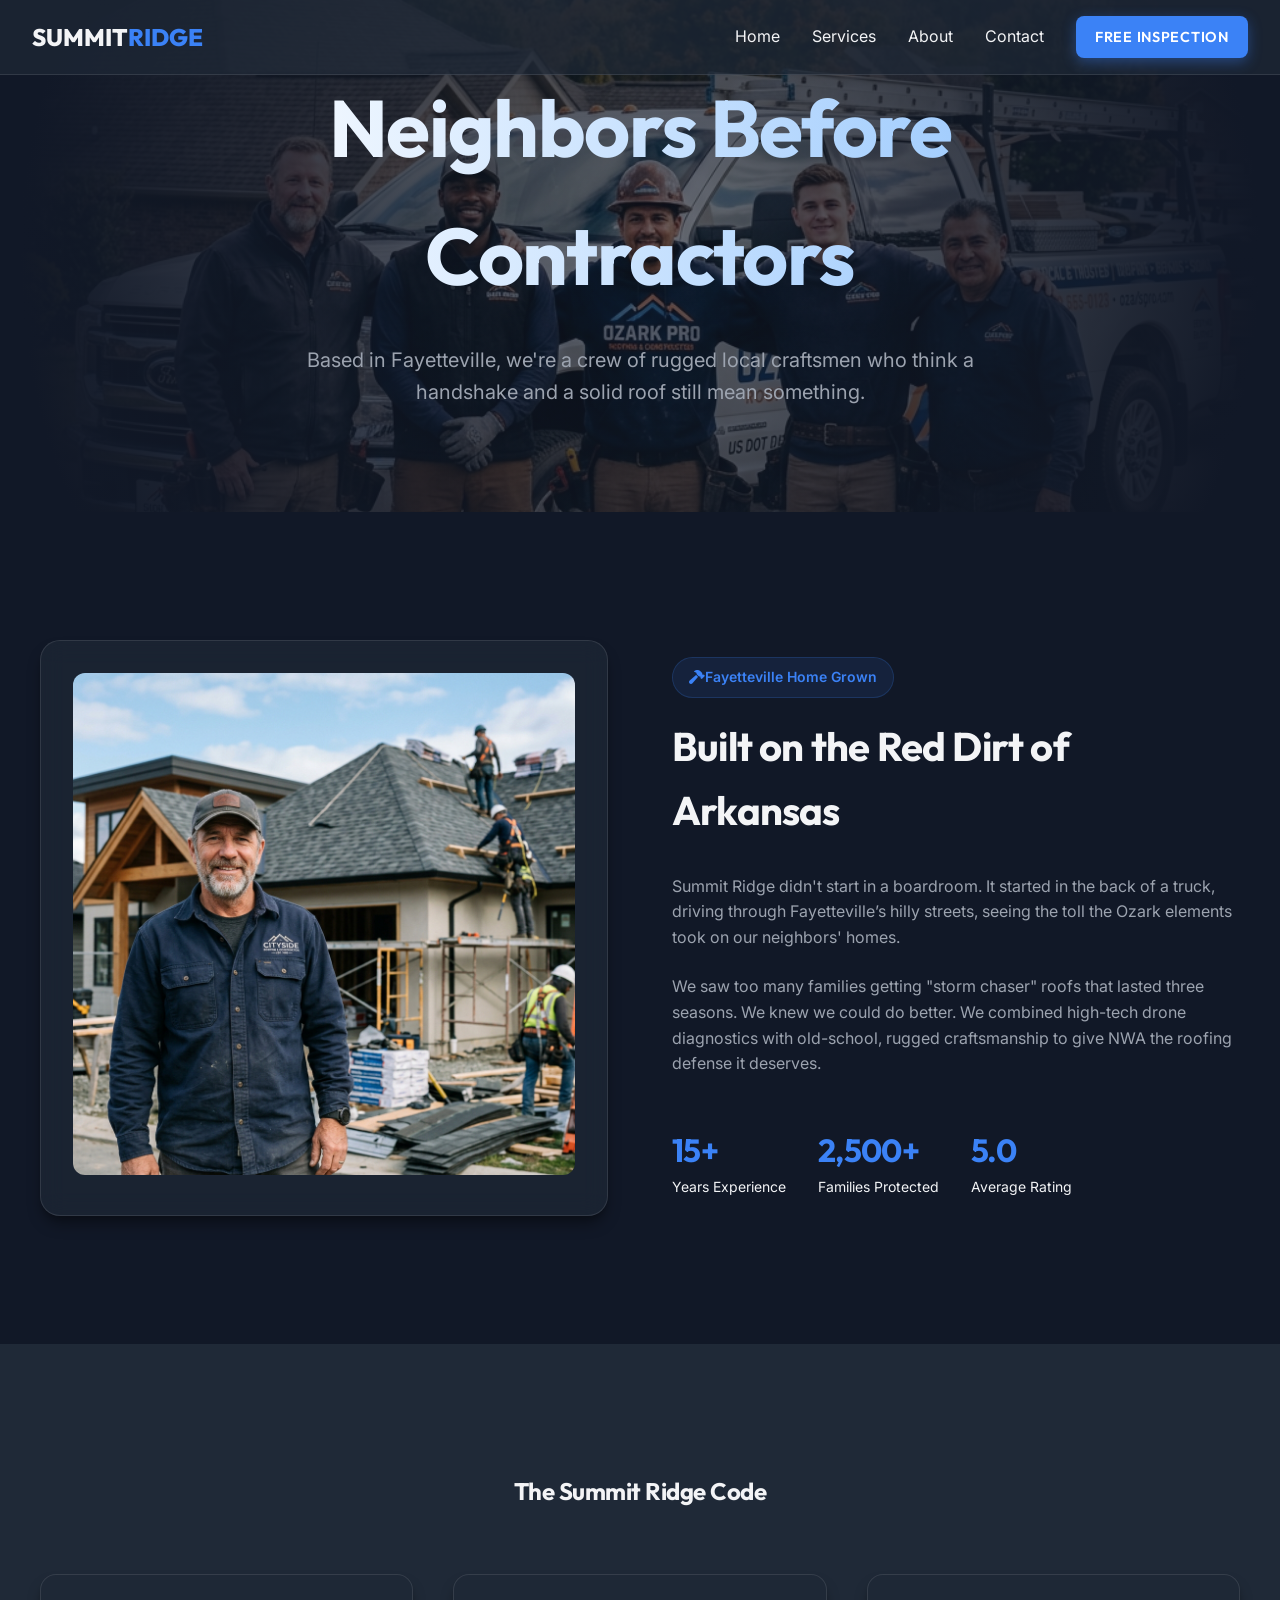
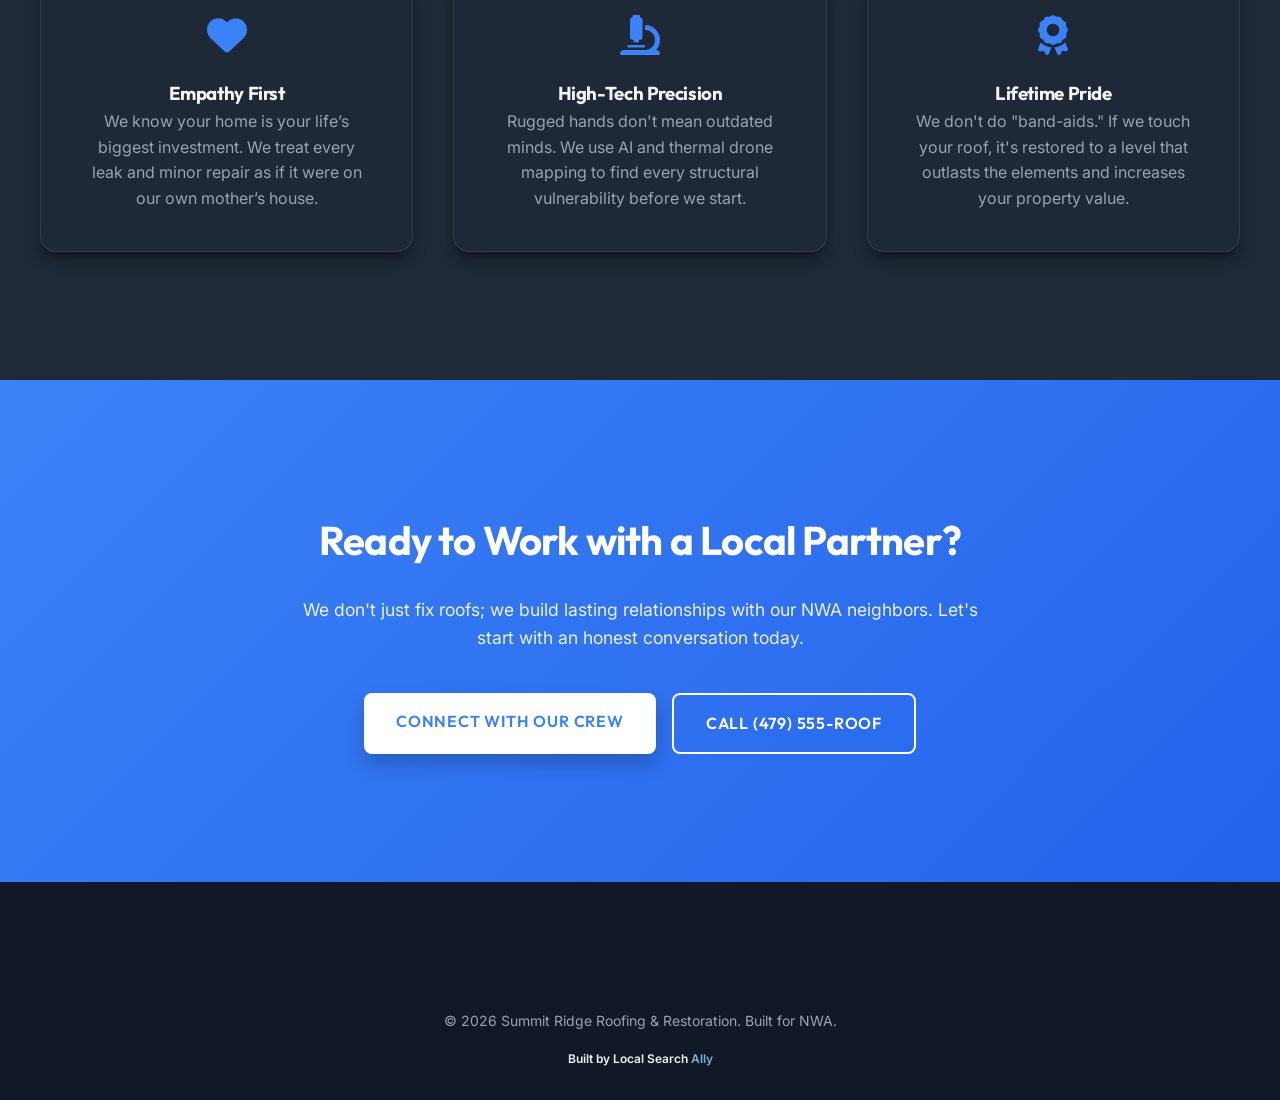
<file: about.html>
<!DOCTYPE html>
<html lang="en">
<head>
    <meta charset="UTF-8">
    <meta name="viewport" content="width=device-width, initial-scale=1.0">
    <title>About Us | Summit Ridge Roofing & Restoration Fayetteville</title>
    <meta name="description" content="Meet the rugged local craftsmen of Fayetteville, AR. Summit Ridge is built on community pride and honest roofing restoration for NWA.">
    <link rel="stylesheet" href="css/index.css">
    <link rel="stylesheet" href="https://cdnjs.cloudflare.com/ajax/libs/font-awesome/6.0.0/css/all.min.css">
</head>
<body>

    <!-- Navigation -->
    <nav class="glass-nav">
        <div class="logo" style="font-family: 'Outfit'; font-size: 1.5rem; font-weight: 800; color: var(--text-main);">
            SUMMIT<span style="color: var(--accent);">RIDGE</span>
        </div>
        <div class="nav-links" style="display: flex; gap: 2rem; align-items: center;">
            <a href="index.html">Home</a>
            <a href="services.html">Services</a>
            <a href="about.html" class="active">About</a>
            <a href="contact.html">Contact</a>
            <a href="contact.html" class="btn btn-primary" style="padding: 0.6rem 1.2rem; font-size: 0.9rem;">Free Inspection</a>
        </div>
    </nav>

    <!-- About Header -->
    <header class="hero" style="min-height: 50vh;">
        <div class="hero-overlay"></div>
        <img src="images/about-hero.jpg" alt="Rugged Roofing Crew NWA" class="hero-bg">
        <div class="hero-content reveal">
            <h1 class="hero-title">Neighbors Before Contractors</h1>
            <p class="hero-subtitle">Based in Fayetteville, we're a crew of rugged local craftsmen who think a handshake and a solid roof still mean something.</p>
        </div>
    </header>

    <!-- Bio Section -->
    <section class="section">
        <div class="container reveal">
            <div class="grid" style="grid-template-columns: 1fr 1fr; align-items: center; gap: 4rem;">
                <div class="glass" style="padding: 2rem; border-radius: 20px;">
                    <img src="images/about-founder.jpg" alt="Founder of Summit Ridge Roofing" style="width: 100%; border-radius: 12px;">
                </div>
                <div>
                    <div class="geo-badge"><i class="fas fa-hammer"></i> Fayetteville Home Grown</div>
                    <h2 style="font-size: 2.5rem; margin-bottom: 2rem;">Built on the Red Dirt of Arkansas</h2>
                    <p style="margin-bottom: 1.5rem; color: var(--text-muted);">Summit Ridge didn't start in a boardroom. It started in the back of a truck, driving through Fayetteville’s hilly streets, seeing the toll the Ozark elements took on our neighbors' homes.</p>
                    <p style="margin-bottom: 2rem; color: var(--text-muted);">We saw too many families getting "storm chaser" roofs that lasted three seasons. We knew we could do better. We combined high-tech drone diagnostics with old-school, rugged craftsmanship to give NWA the roofing defense it deserves.</p>
                    <div style="display: flex; gap: 2rem; margin-top: 3rem;">
                        <div>
                            <h3 style="color: var(--accent); font-size: 2rem;">15+</h3>
                            <p style="font-size: 0.875rem;">Years Experience</p>
                        </div>
                        <div>
                            <h3 style="color: var(--accent); font-size: 2rem;">2,500+</h3>
                            <p style="font-size: 0.875rem;">Families Protected</p>
                        </div>
                        <div>
                            <h3 style="color: var(--accent); font-size: 2rem;">5.0</h3>
                            <p style="font-size: 0.875rem;">Average Rating</p>
                        </div>
                    </div>
                </div>
            </div>
        </div>
    </section>

    <!-- Values Section -->
    <section class="section" style="background: var(--secondary);">
        <div class="container reveal">
            <h2 style="text-align: center; margin-bottom: 4rem;">The Summit Ridge Code</h2>
            <div class="grid grid-3">
                <div class="card glass" style="text-align: center;">
                    <i class="fas fa-heart card-icon"></i>
                    <h3>Empathy First</h3>
                    <p style="color: var(--text-muted);">We know your home is your life’s biggest investment. We treat every leak and minor repair as if it were on our own mother’s house.</p>
                </div>
                <div class="card glass" style="text-align: center;">
                    <i class="fas fa-microscope card-icon"></i>
                    <h3>High-Tech Precision</h3>
                    <p style="color: var(--text-muted);">Rugged hands don't mean outdated minds. We use AI and thermal drone mapping to find every structural vulnerability before we start.</p>
                </div>
                <div class="card glass" style="text-align: center;">
                    <i class="fas fa-award card-icon"></i>
                    <h3>Lifetime Pride</h3>
                    <p style="color: var(--text-muted);">We don't do "band-aids." If we touch your roof, it's restored to a level that outlasts the elements and increases your property value.</p>
                </div>
            </div>
        </div>
    </section>

    <!-- CTA Section -->
    <section class="section" style="background: linear-gradient(135deg, var(--accent) 0%, var(--accent-hover) 100%); text-align: center;">
        <div class="container reveal">
            <h2 style="font-size: 2.5rem; margin-bottom: 1.5rem; color: white;">Ready to Work with a Local Partner?</h2>
            <p style="font-size: 1.1rem; color: rgba(255,255,255,0.9); margin-bottom: 2.5rem; max-width: 700px; margin-left: auto; margin-right: auto;">We don't just fix roofs; we build lasting relationships with our NWA neighbors. Let's start with an honest conversation today.</p>
            <div style="display: flex; gap: 1rem; justify-content: center; flex-wrap: wrap;">
                <a href="contact.html" class="btn btn-primary" style="background: white; color: var(--accent); border: none; box-shadow: 0 10px 20px rgba(0,0,0,0.2);">Connect with our Crew</a>
                <a href="tel:4795557663" class="btn btn-outline" style="border-color: white; color: white;">Call (479) 555-ROOF</a>
            </div>
        </div>
    </section>

    <!-- Footer -->
    <footer class="section" style="padding-bottom: 2rem;">
        <div class="container">
            <div style="text-align: center; color: var(--text-muted); font-size: 0.875rem;">
                &copy; 2026 Summit Ridge Roofing & Restoration. Built for NWA.
            </div>
            <div style="text-align: center; margin-top: 1rem; font-size: 0.75rem;">
                <a href="https://localsearchally.com" target="_blank" style="color: #f0f0f0; font-weight: 600;">Built by Local Search <span style="color: #7bafd4;">Ally</span></a>
            </div>
        </div>
    </footer>

    <script src="js/script.js"></script>
</body>
</html>
</file>
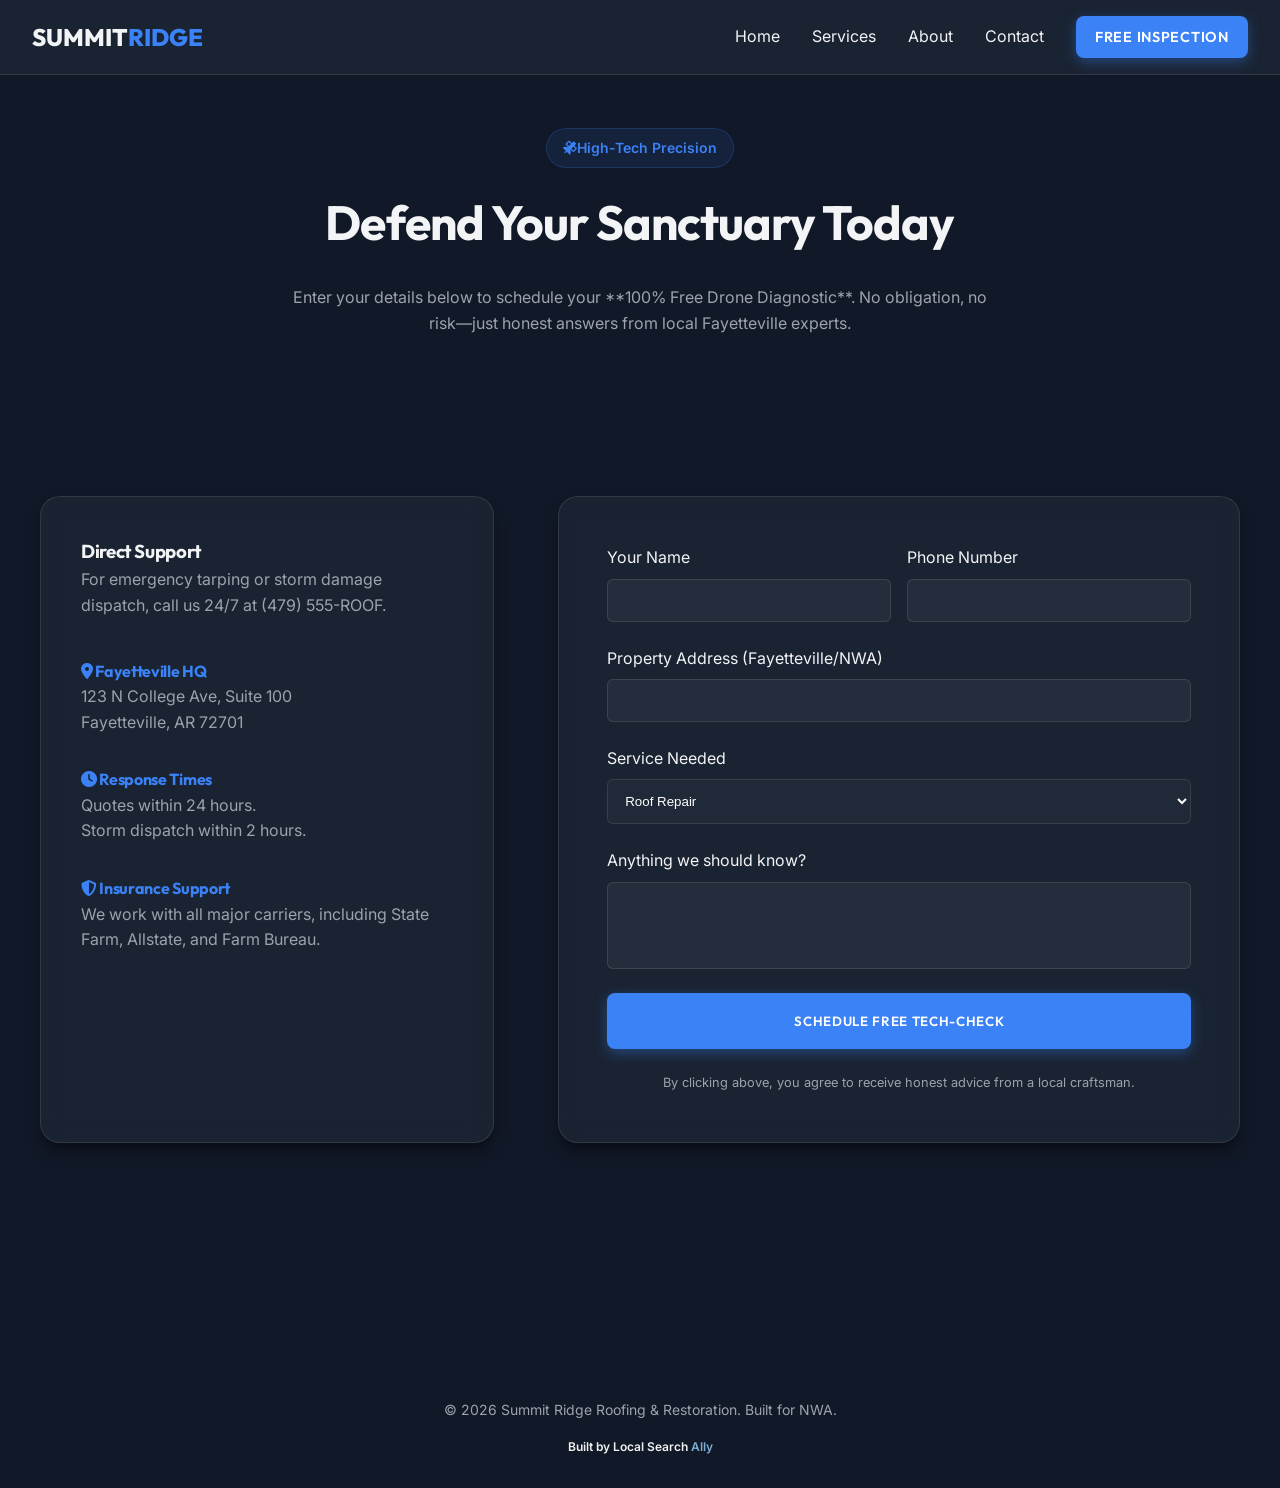
<file: contact.html>
<!DOCTYPE html>
<html lang="en">
<head>
    <meta charset="UTF-8">
    <meta name="viewport" content="width=device-width, initial-scale=1.0">
    <title>Get a Free Roof Inspection | Summit Ridge Roofing Fayetteville</title>
    <meta name="description" content="Schedule your free drone roof inspection with Fayetteville's rugged local experts. Professional damage assessment and honest restoration for NWA.">
    <link rel="stylesheet" href="css/index.css">
    <link rel="stylesheet" href="https://cdnjs.cloudflare.com/ajax/libs/font-awesome/6.0.0/css/all.min.css">
</head>
<body>

    <!-- Navigation -->
    <nav class="glass-nav">
        <div class="logo" style="font-family: 'Outfit'; font-size: 1.5rem; font-weight: 800; color: var(--text-main);">
            SUMMIT<span style="color: var(--accent);">RIDGE</span>
        </div>
        <div class="nav-links" style="display: flex; gap: 2rem; align-items: center;">
            <a href="index.html">Home</a>
            <a href="services.html">Services</a>
            <a href="about.html">About</a>
            <a href="contact.html" class="active">Contact</a>
            <a href="contact.html" class="btn btn-primary" style="padding: 0.6rem 1.2rem; font-size: 0.9rem;">Free Inspection</a>
        </div>
    </nav>

    <!-- Contact Header -->
    <header class="section" style="padding-top: 8rem; padding-bottom: 2rem;">
        <div class="container reveal" style="text-align: center;">
            <div class="geo-badge"><i class="fas fa-satellite"></i> High-Tech Precision</div>
            <h1 style="font-size: 3rem; margin-bottom: 1.5rem;">Defend Your Sanctuary Today</h1>
            <p style="color: var(--text-muted); max-width: 700px; margin: 0 auto;">Enter your details below to schedule your **100% Free Drone Diagnostic**. No obligation, no risk—just honest answers from local Fayetteville experts.</p>
        </div>
    </header>

    <!-- Contact Form Section -->
    <section class="section">
        <div class="container reveal">
            <div class="grid" style="grid-template-columns: 1fr 1.5fr; gap: 4rem;">
                <div class="glass" style="padding: 2.5rem; border-radius: 20px;">
                    <h3>Direct Support</h3>
                    <p style="color: var(--text-muted); margin-bottom: 2.5rem;">For emergency tarping or storm damage dispatch, call us 24/7 at (479) 555-ROOF.</p>
                    
                    <div style="margin-bottom: 2rem;">
                        <h4 style="color: var(--accent);"><i class="fas fa-location-dot"></i> Fayetteville HQ</h4>
                        <p style="color: var(--text-muted);">123 N College Ave, Suite 100<br>Fayetteville, AR 72701</p>
                    </div>
                    
                    <div style="margin-bottom: 2rem;">
                        <h4 style="color: var(--accent);"><i class="fas fa-clock"></i> Response Times</h4>
                        <p style="color: var(--text-muted);">Quotes within 24 hours.<br>Storm dispatch within 2 hours.</p>
                    </div>
                    
                    <div style="margin-bottom: 2rem;">
                        <h4 style="color: var(--accent);"><i class="fas fa-shield"></i> Insurance Support</h4>
                        <p style="color: var(--text-muted);">We work with all major carriers, including State Farm, Allstate, and Farm Bureau.</p>
                    </div>
                </div>
                
                <div class="glass" style="padding: 3rem; border-radius: 20px;">
                    <form id="contact-form" style="display: flex; flex-direction: column; gap: 1.5rem;">
                        <div class="grid" style="grid-template-columns: 1fr 1fr; gap: 1rem;">
                            <div style="display: flex; flex-direction: column; gap: 0.5rem;">
                                <label for="name">Your Name</label>
                                <input type="text" id="name" required style="padding: 0.8rem; background: rgba(255,255,255,0.05); border: 1px solid var(--glass-border); border-radius: 6px; color: white;">
                            </div>
                            <div style="display: flex; flex-direction: column; gap: 0.5rem;">
                                <label for="phone">Phone Number</label>
                                <input type="tel" id="phone" required style="padding: 0.8rem; background: rgba(255,255,255,0.05); border: 1px solid var(--glass-border); border-radius: 6px; color: white;">
                            </div>
                        </div>
                        
                        <div style="display: flex; flex-direction: column; gap: 0.5rem;">
                            <label for="address">Property Address (Fayetteville/NWA)</label>
                            <input type="text" id="address" required style="padding: 0.8rem; background: rgba(255,255,255,0.05); border: 1px solid var(--glass-border); border-radius: 6px; color: white;">
                        </div>
                        
                        <div style="display: flex; flex-direction: column; gap: 0.5rem;">
                            <label for="service">Service Needed</label>
                            <select id="service" style="padding: 0.8rem; background: var(--secondary); border: 1px solid var(--glass-border); border-radius: 6px; color: white;">
                                <option value="repair">Roof Repair</option>
                                <option value="storm">Storm Damage Restoration</option>
                                <option value="metal">Luxury Metal Quote</option>
                                <option value="commercial">Commercial Inspection</option>
                            </select>
                        </div>
                        
                        <div style="display: flex; flex-direction: column; gap: 0.5rem;">
                            <label for="message">Anything we should know?</label>
                            <textarea id="message" rows="4" style="padding: 0.8rem; background: rgba(255,255,255,0.05); border: 1px solid var(--glass-border); border-radius: 6px; color: white; resize: none;"></textarea>
                        </div>
                        
                        <button type="submit" class="btn btn-primary" style="padding: 1.25rem;">Schedule Free Tech-Check</button>
                    </form>
                    <p style="font-size: 0.8rem; color: var(--text-muted); margin-top: 1.5rem; text-align: center;">By clicking above, you agree to receive honest advice from a local craftsman.</p>
                </div>
            </div>
        </div>
    </section>

    <!-- Footer -->
    <footer class="section" style="padding-bottom: 2rem;">
        <div class="container" style="text-align: center; color: var(--text-muted); font-size: 0.875rem;">
            &copy; 2026 Summit Ridge Roofing & Restoration. Built for NWA.
            <div style="text-align: center; margin-top: 1rem; font-size: 0.75rem;">
                <a href="https://localsearchally.com" target="_blank" style="color: #f0f0f0; font-weight: 600;">Built by Local Search <span style="color: #7bafd4;">Ally</span></a>
            </div>
        </div>
    </footer>

    <script src="js/script.js"></script>
    <script>
        document.getElementById('contact-form').addEventListener('submit', (e) => {
            e.preventDefault();
            alert('Your request has been received by our rugged local team. We will call you within 24 hours to schedule your drone inspection.');
        });
    </script>
</body>
</html>
</file>
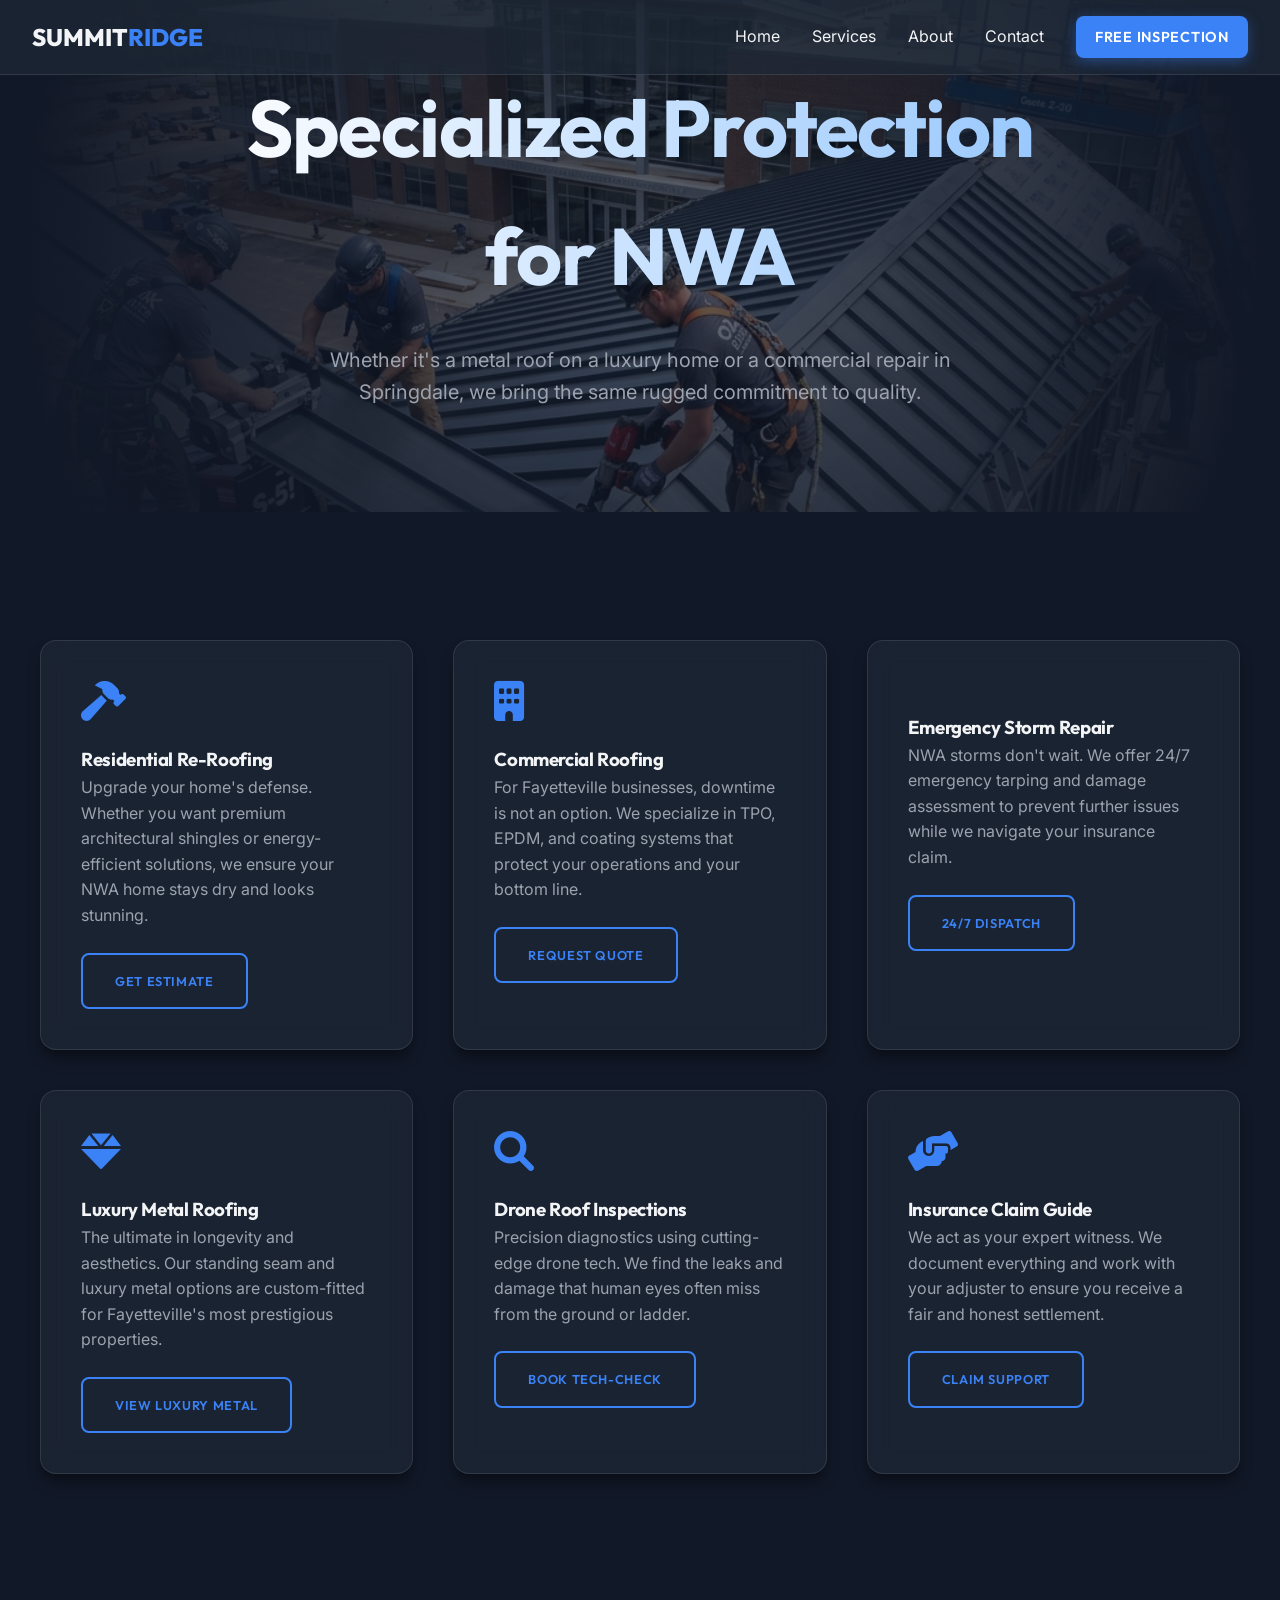
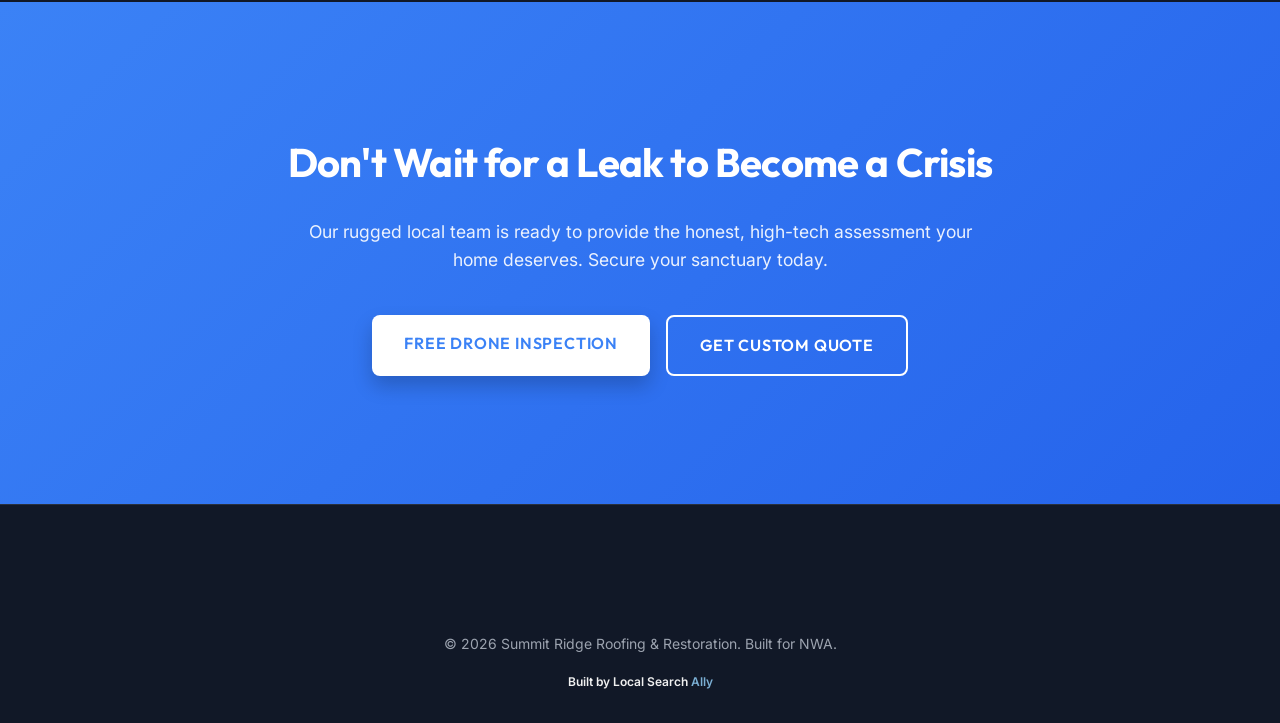
<file: services.html>
<!DOCTYPE html>
<html lang="en">
<head>
    <meta charset="UTF-8">
    <meta name="viewport" content="width=device-width, initial-scale=1.0">
    <title>Roofing Services | Summit Ridge Roofing & Restoration Fayetteville</title>
    <meta name="description" content="Expert roofing services in Fayetteville, AR. Specialized in residential repair, luxury metal roofing, and emergency storm restoration. Rugged local craftsmanship.">
    <link rel="stylesheet" href="css/index.css">
    <link rel="stylesheet" href="https://cdnjs.cloudflare.com/ajax/libs/font-awesome/6.0.0/css/all.min.css">
</head>
<body>

    <!-- Navigation -->
    <nav class="glass-nav">
        <div class="logo" style="font-family: 'Outfit'; font-size: 1.5rem; font-weight: 800; color: var(--text-main);">
            SUMMIT<span style="color: var(--accent);">RIDGE</span>
        </div>
        <div class="nav-links" style="display: flex; gap: 2rem; align-items: center;">
            <a href="index.html">Home</a>
            <a href="services.html" class="active">Services</a>
            <a href="about.html">About</a>
            <a href="contact.html">Contact</a>
            <a href="contact.html" class="btn btn-primary" style="padding: 0.6rem 1.2rem; font-size: 0.9rem;">Free Inspection</a>
        </div>
    </nav>

    <!-- Services Header -->
    <header class="hero" style="min-height: 50vh;">
        <div class="hero-overlay"></div>
        <img src="images/services-hero.jpg" alt="Roofing Services NWA" class="hero-bg">
        <div class="hero-content reveal">
            <h1 class="hero-title">Specialized Protection for NWA</h1>
            <p class="hero-subtitle">Whether it's a metal roof on a luxury home or a commercial repair in Springdale, we bring the same rugged commitment to quality.</p>
        </div>
    </header>

    <!-- Services Grid -->
    <section class="section">
        <div class="container reveal">
            <div class="grid grid-3">
                <div class="card glass">
                    <i class="fas fa-hammer card-icon"></i>
                    <h3>Residential Re-Roofing</h3>
                    <p style="color: var(--text-muted); margin-bottom: 1.5rem;">Upgrade your home's defense. Whether you want premium architectural shingles or energy-efficient solutions, we ensure your NWA home stays dry and looks stunning.</p>
                    <a href="contact.html" class="btn btn-outline" style="font-size: 0.8rem;">Get Estimate</a>
                </div>
                <div class="card glass">
                    <i class="fas fa-building card-icon"></i>
                    <h3>Commercial Roofing</h3>
                    <p style="color: var(--text-muted); margin-bottom: 1.5rem;">For Fayetteville businesses, downtime is not an option. We specialize in TPO, EPDM, and coating systems that protect your operations and your bottom line.</p>
                    <a href="contact.html" class="btn btn-outline" style="font-size: 0.8rem;">Request Quote</a>
                </div>
                <div class="card glass">
                    <i class="fas fa-cloud-bolt card-icon"></i>
                    <h3>Emergency Storm Repair</h3>
                    <p style="color: var(--text-muted); margin-bottom: 1.5rem;">NWA storms don't wait. We offer 24/7 emergency tarping and damage assessment to prevent further issues while we navigate your insurance claim.</p>
                    <a href="contact.html" class="btn btn-outline" style="font-size: 0.8rem;">24/7 Dispatch</a>
                </div>
                <div class="card glass">
                    <i class="fas fa-gem card-icon"></i>
                    <h3>Luxury Metal Roofing</h3>
                    <p style="color: var(--text-muted); margin-bottom: 1.5rem;">The ultimate in longevity and aesthetics. Our standing seam and luxury metal options are custom-fitted for Fayetteville's most prestigious properties.</p>
                    <a href="contact.html" class="btn btn-outline" style="font-size: 0.8rem;">View Luxury Metal</a>
                </div>
                <div class="card glass">
                    <i class="fas fa-magnifying-glass card-icon"></i>
                    <h3>Drone Roof Inspections</h3>
                    <p style="color: var(--text-muted); margin-bottom: 1.5rem;">Precision diagnostics using cutting-edge drone tech. We find the leaks and damage that human eyes often miss from the ground or ladder.</p>
                    <a href="contact.html" class="btn btn-outline" style="font-size: 0.8rem;">Book Tech-Check</a>
                </div>
                <div class="card glass">
                    <i class="fas fa-handshake-angle card-icon"></i>
                    <h3>Insurance Claim Guide</h3>
                    <p style="color: var(--text-muted); margin-bottom: 1.5rem;">We act as your expert witness. We document everything and work with your adjuster to ensure you receive a fair and honest settlement.</p>
                    <a href="contact.html" class="btn btn-outline" style="font-size: 0.8rem;">Claim Support</a>
                </div>
            </div>
        </div>
    </section>

    <!-- CTA Section -->
    <section class="section" style="background: linear-gradient(135deg, var(--accent) 0%, var(--accent-hover) 100%); text-align: center;">
        <div class="container reveal">
            <h2 style="font-size: 2.5rem; margin-bottom: 1.5rem; color: white;">Don't Wait for a Leak to Become a Crisis</h2>
            <p style="font-size: 1.1rem; color: rgba(255,255,255,0.9); margin-bottom: 2.5rem; max-width: 700px; margin-left: auto; margin-right: auto;">Our rugged local team is ready to provide the honest, high-tech assessment your home deserves. Secure your sanctuary today.</p>
            <div style="display: flex; gap: 1rem; justify-content: center; flex-wrap: wrap;">
                <a href="contact.html" class="btn btn-primary" style="background: white; color: var(--accent); border: none; box-shadow: 0 10px 20px rgba(0,0,0,0.2);">Free Drone Inspection</a>
                <a href="contact.html" class="btn btn-outline" style="border-color: white; color: white;">Get Custom Quote</a>
            </div>
        </div>
    </section>

    <!-- Footer -->
    <footer class="section" style="padding-bottom: 2rem; border-top: 1px solid var(--glass-border);">
        <div class="container">
            <div style="text-align: center; color: var(--text-muted); font-size: 0.875rem;">
                &copy; 2026 Summit Ridge Roofing & Restoration. Built for NWA.
            </div>
            <div style="text-align: center; margin-top: 1rem; font-size: 0.75rem;">
                <a href="https://localsearchally.com" target="_blank" style="color: #f0f0f0; font-weight: 600;">Built by Local Search <span style="color: #7bafd4;">Ally</span></a>
            </div>
        </div>
    </footer>

    <script src="js/script.js"></script>
</body>
</html>
</file>
<file: css/index.css>
@import url('https://fonts.googleapis.com/css2?family=Inter:wght@400;500;600&family=Outfit:wght@600;700;800&display=swap');

:root {
  --primary: #111827;
  --secondary: #1F2937;
  --accent: #3B82F6;
  --accent-hover: #2563EB;
  --text-main: #F3F4F6;
  --text-muted: #9CA3AF;
  --glass-bg: rgba(31, 41, 55, 0.7);
  --glass-border: rgba(255, 255, 255, 0.1);
  --gradient: linear-gradient(135deg, #111827 0%, #1F2937 100%);
  --shadow-lg: 0 10px 15px -3px rgba(0, 0, 0, 0.4), 0 4px 6px -2px rgba(0, 0, 0, 0.2);
  --transition: all 0.3s cubic-bezier(0.4, 0, 0.2, 1);
}

* {
  margin: 0;
  padding: 0;
  box-sizing: border-box;
  -webkit-font-smoothing: antialiased;
}

body {
  font-family: 'Inter', sans-serif;
  background-color: var(--primary);
  color: var(--text-main);
  line-height: 1.6;
  overflow-x: hidden;
}

h1, h2, h3, h4, h5, h6 {
  font-family: 'Outfit', sans-serif;
  font-weight: 700;
  letter-spacing: -0.02em;
}

/* Glassmorphism Styles */
.glass {
  background: var(--glass-bg);
  backdrop-filter: blur(12px);
  -webkit-backdrop-filter: blur(12px);
  border: 1px solid var(--glass-border);
  box-shadow: var(--shadow-lg);
}

.glass-nav {
  position: fixed;
  top: 0;
  left: 0;
  width: 100%;
  z-index: 1000;
  padding: 1rem 2rem;
  display: flex;
  justify-content: space-between;
  align-items: center;
  border-bottom: 1px solid var(--glass-border);
}

/* Typography & Links */
a {
  text-decoration: none;
  color: inherit;
  transition: var(--transition);
}

.btn {
  display: inline-block;
  padding: 1rem 2rem;
  border-radius: 8px;
  font-weight: 600;
  cursor: pointer;
  transition: var(--transition);
  text-transform: uppercase;
  letter-spacing: 0.05em;
  font-family: 'Outfit', sans-serif;
}

.btn-primary {
  background-color: var(--accent);
  color: white;
  border: none;
  box-shadow: 0 4px 14px 0 rgba(59, 130, 246, 0.39);
}

.btn-primary:hover {
  background-color: var(--accent-hover);
  transform: translateY(-2px);
  box-shadow: 0 6px 20px rgba(59, 130, 246, 0.45);
}

.btn-outline {
  background: transparent;
  border: 2px solid var(--accent);
  color: var(--accent);
}

.btn-outline:hover {
  background: var(--accent);
  color: white;
}

/* Hero Section */
.hero {
  min-height: 100vh;
  display: flex;
  align-items: center;
  justify-content: center;
  position: relative;
  padding: 4rem 2rem;
  overflow: hidden;
}

.hero-overlay {
  position: absolute;
  top: 0;
  left: 0;
  width: 100%;
  height: 100%;
  background: radial-gradient(circle at center, transparent 0%, var(--primary) 90%);
  z-index: 1;
}

.hero-bg {
  position: absolute;
  top: 0;
  left: 0;
  width: 100%;
  height: 100%;
  object-fit: cover;
  opacity: 0.4;
  z-index: 0;
}

.hero-content {
  position: relative;
  z-index: 2;
  text-align: center;
  max-width: 900px;
}

.hero-title {
  font-size: clamp(3rem, 8vw, 5rem);
  margin-bottom: 1.5rem;
  background: linear-gradient(to right, #FFFFFF, #93C5FD);
  -webkit-background-clip: text;
  -webkit-text-fill-color: transparent;
}

.hero-subtitle {
  font-size: 1.25rem;
  color: var(--text-muted);
  margin-bottom: 2.5rem;
  max-width: 700px;
  margin-left: auto;
  margin-right: auto;
}

/* Section Styling */
.section {
  padding: 8rem 2rem;
}

.container {
  max-width: 1200px;
  margin: 0 auto;
}

.grid {
  display: grid;
  gap: 2.5rem;
}

.grid-3 { grid-template-columns: repeat(auto-fit, minmax(300px, 1fr)); }

/* Service Cards */
.card {
  padding: 2.5rem;
  border-radius: 16px;
  transition: var(--transition);
}

.card:hover {
  transform: translateY(-10px);
  border-color: var(--accent);
}

.card-icon {
  font-size: 2.5rem;
  color: var(--accent);
  margin-bottom: 1.5rem;
}

/* Utility Classes */
.reveal {
  opacity: 0;
  transform: translateY(30px);
  transition: opacity 0.8s ease-out, transform 0.8s ease-out;
}

.reveal.active {
  opacity: 1;
  transform: translateY(0);
}

/* Geo/SEO Badges */
.geo-badge {
  display: inline-flex;
  align-items: center;
  padding: 0.5rem 1rem;
  background: rgba(59, 130, 246, 0.1);
  border: 1px solid rgba(59, 130, 246, 0.2);
  border-radius: 100px;
  color: var(--accent);
  font-size: 0.875rem;
  font-weight: 600;
  margin-bottom: 1rem;
}

/* Responsive Fixes */
@media (max-width: 768px) {
  .glass-nav {
    padding: 1rem;
  }
  .section {
    padding: 4rem 1rem;
  }
}
</file>
